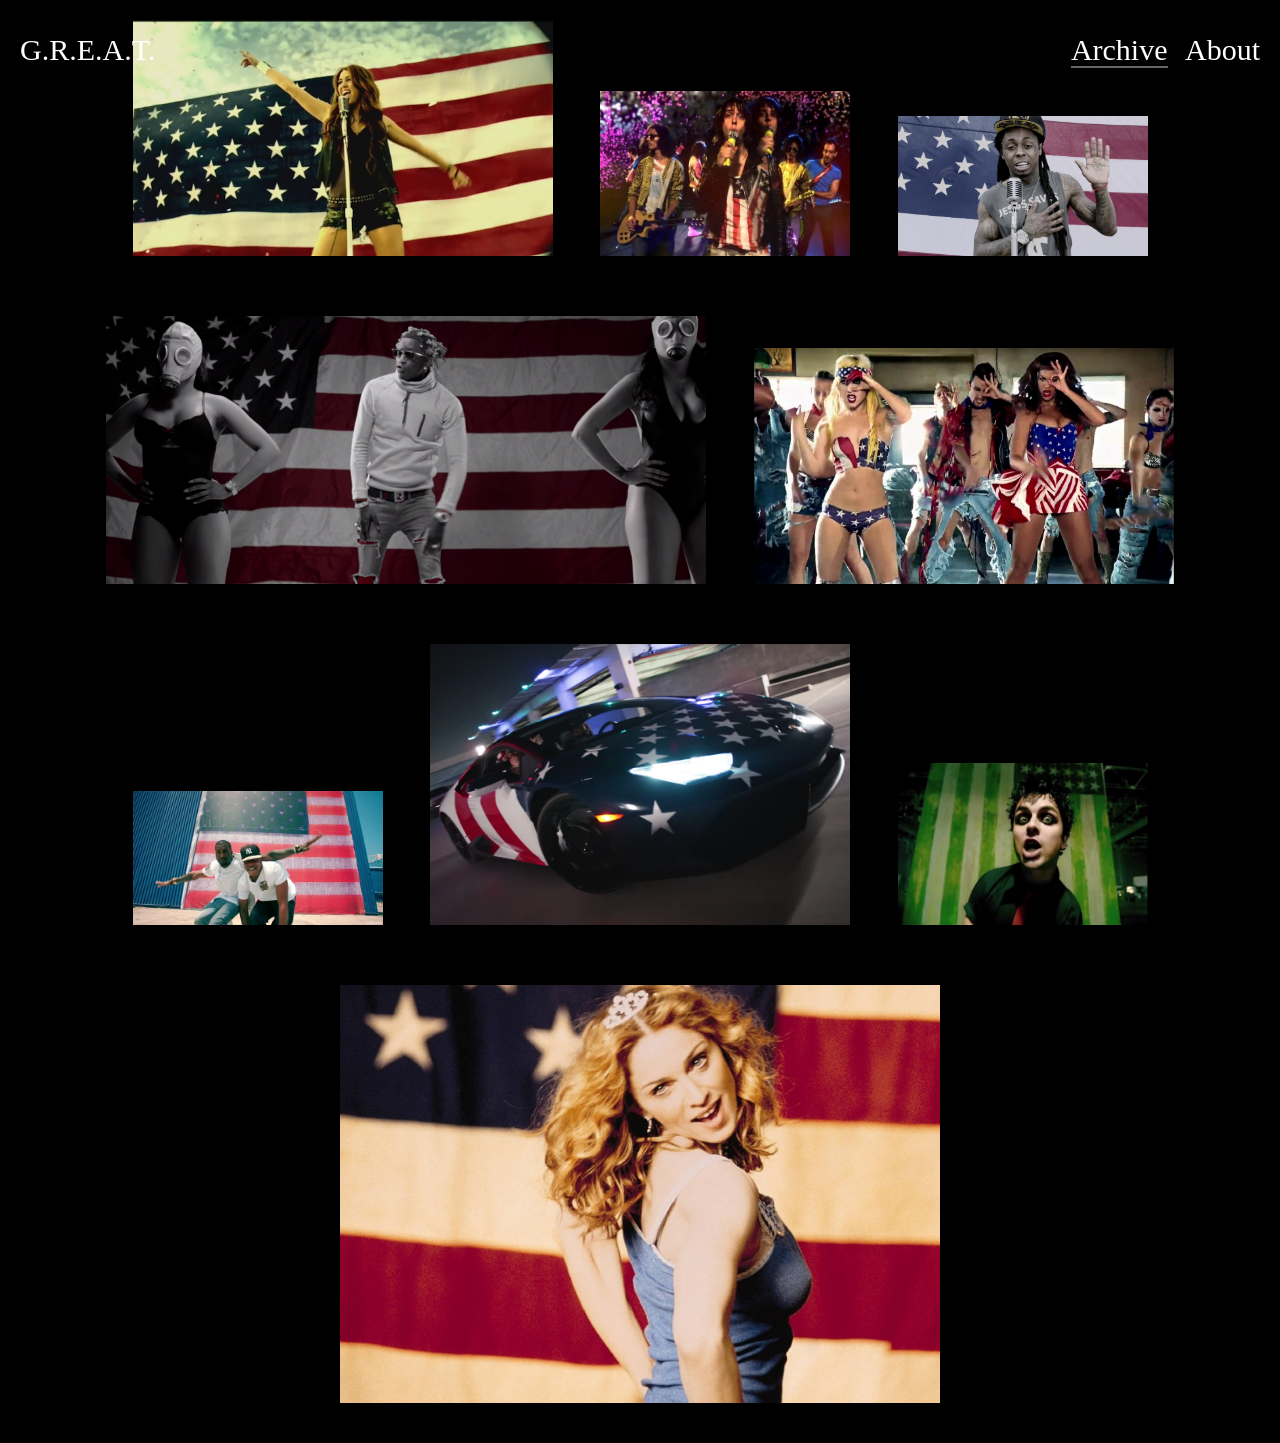
<file: ARCHIVE 2/index.html>
<!DOCTYPE html>
<html>
    <head> 
        <meta name ="viewport" content="width=device-width, initial-scale=1">
        <title>G.R.E.A.T.</title>
        <link rel="stylesheet" href="reset.css">
        <link rel="stylesheet" href="style.css">
    </head>
     <body>
         
         <header>
            <h1>G.R.E.A.T.</h1>
             <nav>
             <a href="" class="selected">Archive</a>
             <a href="">About</a>
             </nav>
         </header>
         
         <section>
             
             <div class="large">
                 <img src="music.png">
                 <h2>Miley Cyrus—Party in the USA</h2>
             </div>
             
             <div class="small">
                 <img src="music2.jpg">
                 <h2>The Strokes—Taken for a Fool</h2>
             </div>
             
             <div class ="small">
                 <img src="music3.jpg">
                 <h2>Lil Wayne—God Bless America</h2>
             </div>
             
             <div class="extralarge">
                 <img src="music4.jpg">
                 <h2>Young Thug</h2>
             </div>
             
             <div class="large">
                 <img src="music5.jpg">
                 <h2>Beyoncé ft. Lady Gaga</h2>
             </div>
             
             <div class="small">
                 <img src="music6.jpg">
                 <h2>Kanye West ft. Jay-Z</h2>
             </div>
             
             <div class="large">
                 <img src="music7.jpg">
                 <h2>Rae Sremmurd</h2>
             </div>
             
             <div class="small">
                 <img src="music8.jpg">
                 <h2>Green Day-American Idiot</h2>
             </div>
             
             <div class="extralarge">
                 <img src="music9.jpg">
                 <h2>Madonna-American Pie</h2>
             </div>
             
         </section>
       
    </body>
</html>
</file>
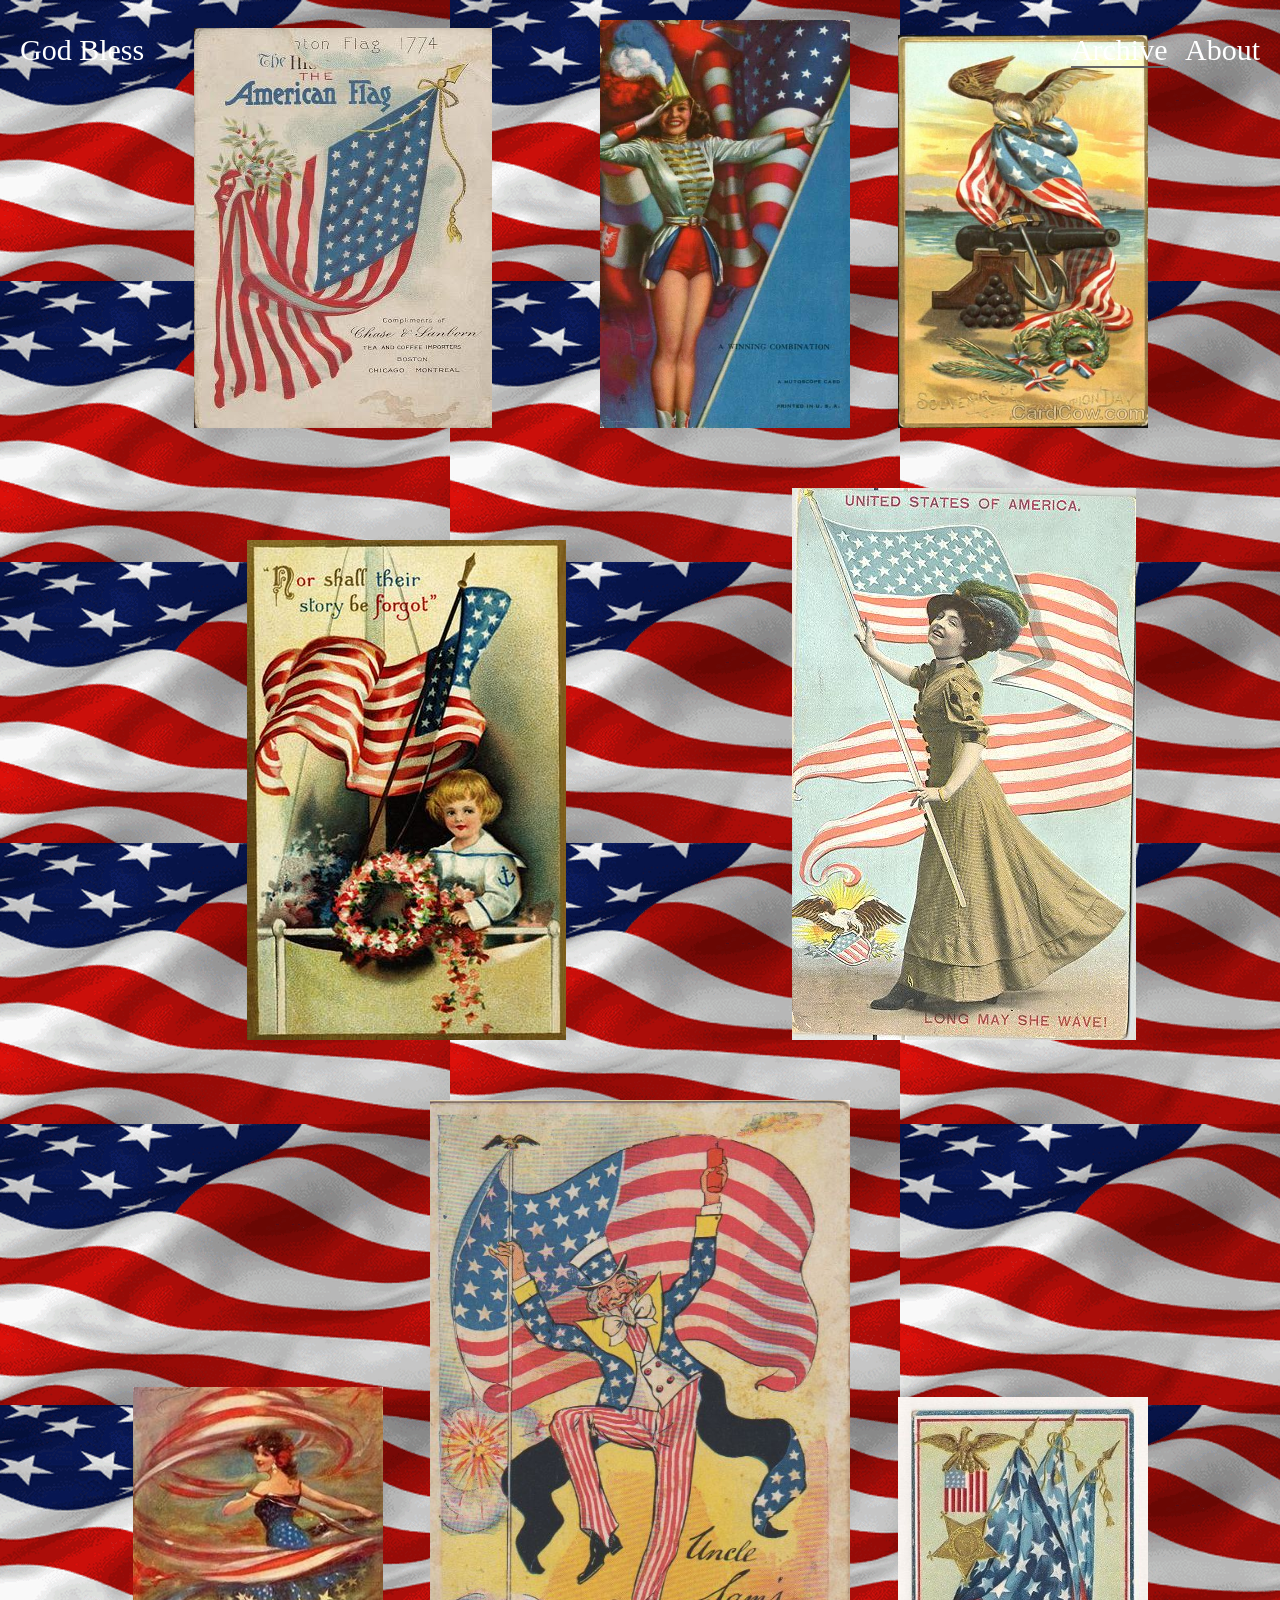
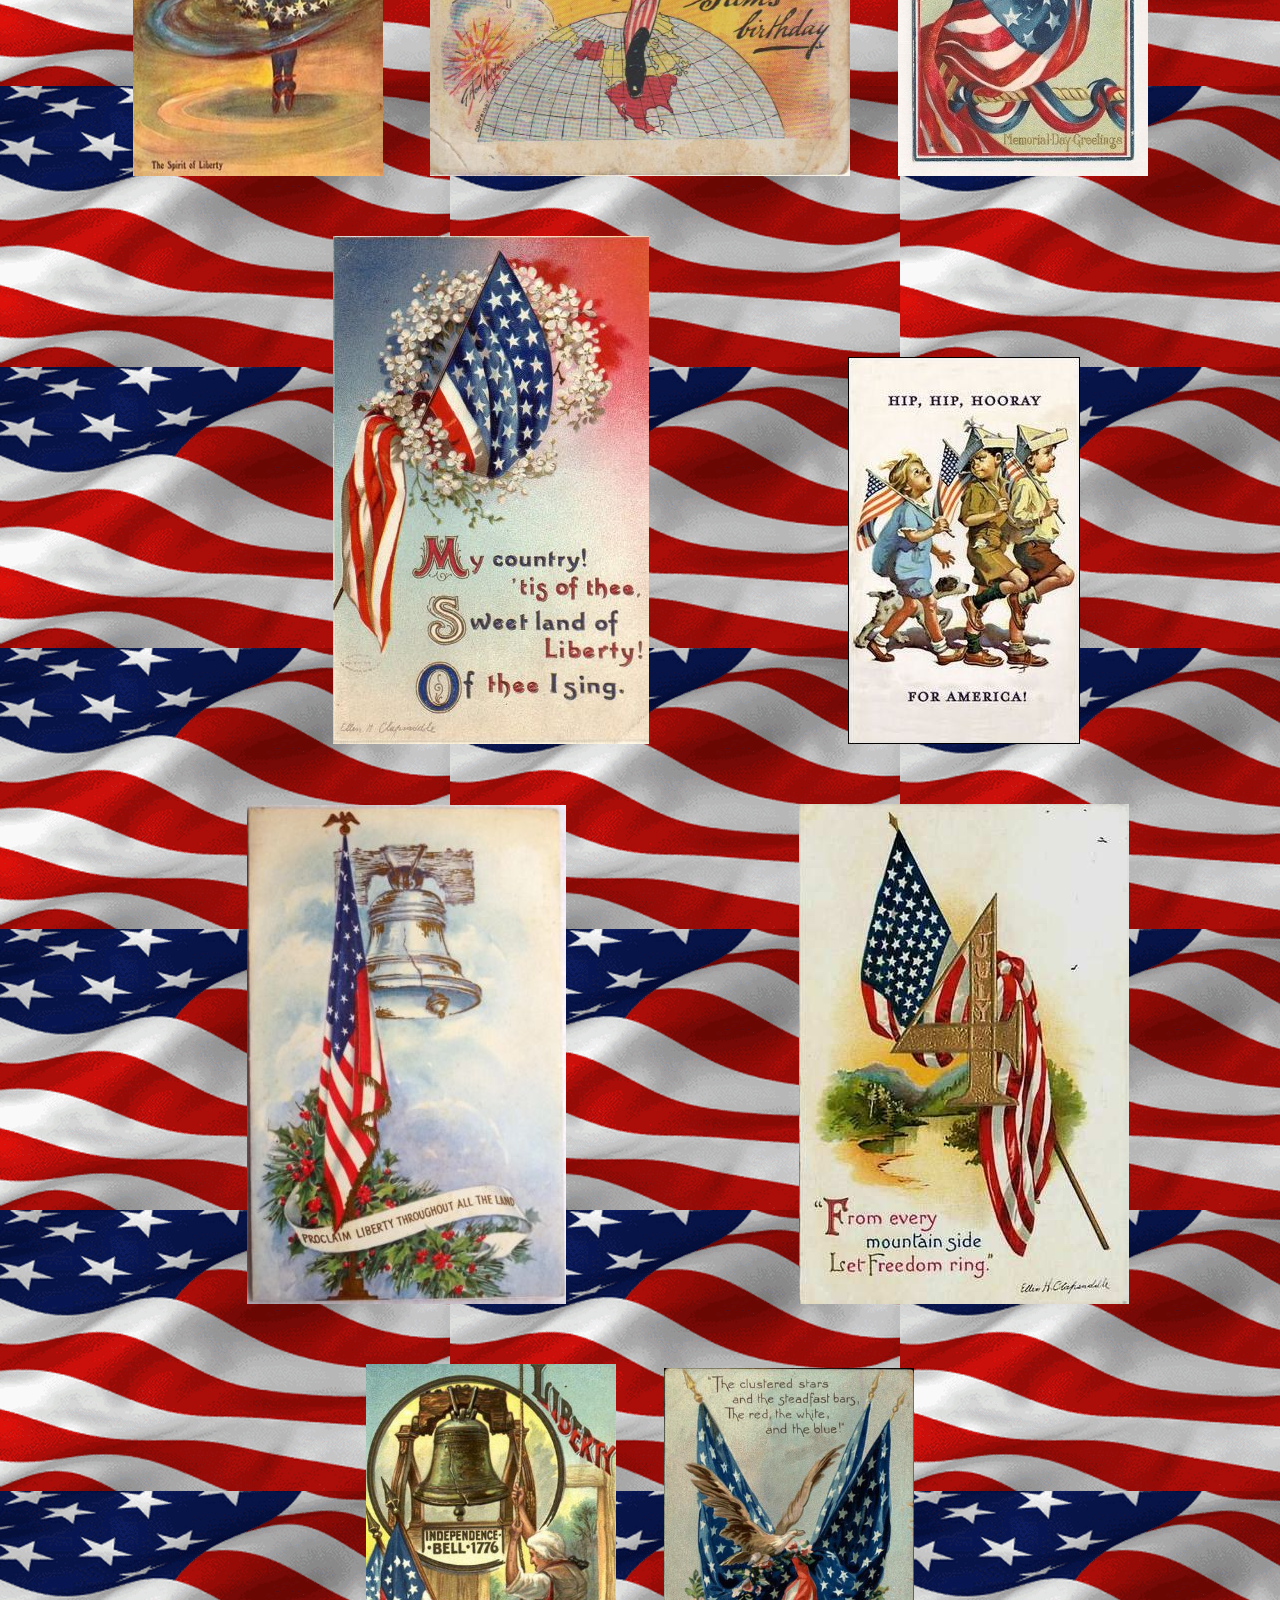
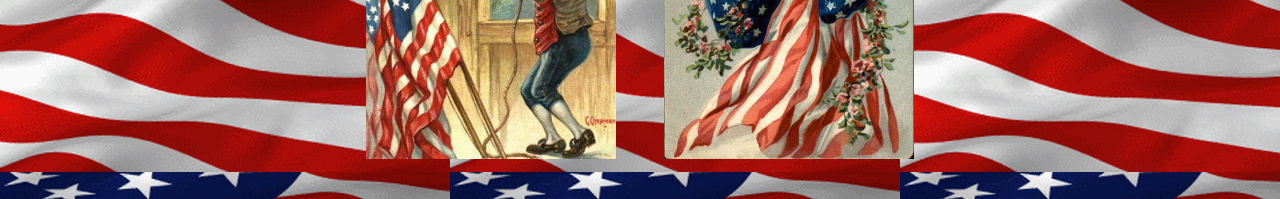
<file: ARCHIVE/index.html>
<!DOCTYPE html>
<html>
    <head> 
        <meta name ="viewport" content="width=device-width, initial-scale=1">
        <title>GOD BLESS</title>
        <link rel="stylesheet" href="reset.css">
        <link rel="stylesheet" href="style.css">
    </head>
     <body>
         
         <header>
            <h1>God Bless</h1>
             <nav>
             <a href="" class="selected">Archive</a>
             <a href="">About</a>
             </nav>
         </header>
         
         <section>
             
             <div class="large">
                 <img src="1.jpg">
                 <h2>text</h2>
             </div>
             
             <div class="small">
                 <img src="2.jpg">
                 <h2>POSTCARD</h2>
             </div>
             
             <div class ="small">
                 <img src="3.jpg">
                 <h2>text</h2>
             </div>
             
             <div class="extralarge">
                 <img src="4.jpg">
                 <h2>text</h2>
             </div>
             
             <div class="large">
                 <img src="5.jpg">
                 <h2>text</h2>
             </div>
             
             <div class="small">
                 <img src="6.jpg">
                 <h2>text</h2>
             </div>
             
             <div class="large">
                 <img src="7.jpg">
                 <h2>postcard</h2>
             </div>
             
             <div class="small">
                 <img src="8.jpg">
                 <h2>text</h2>
             </div>
             
             <div class="extralarge">
                 <img src="9.jpg">
                 <h2>text</h2>
             </div>
             
             <div class="small">
                 <img src="10.jpg">
                 <h2>text</h2>
             </div>
             
             <div class="extralarge">
                 <img src="11.jpg">
                 <h2>text</h2>
             </div>
             
             <div class="large">
                 <img src="12.jpg">
                 <h2>text</h2>
             </div>
             
             <div class="small">
                 <img src="13.jpg">
                 <h2>text</h2>
             </div>
             
             <div class="small">
                 <img src="14.jpg">
                 <h2>text</h2>
             </div>
             
         </section>
       
    </body>
</html>
</file>
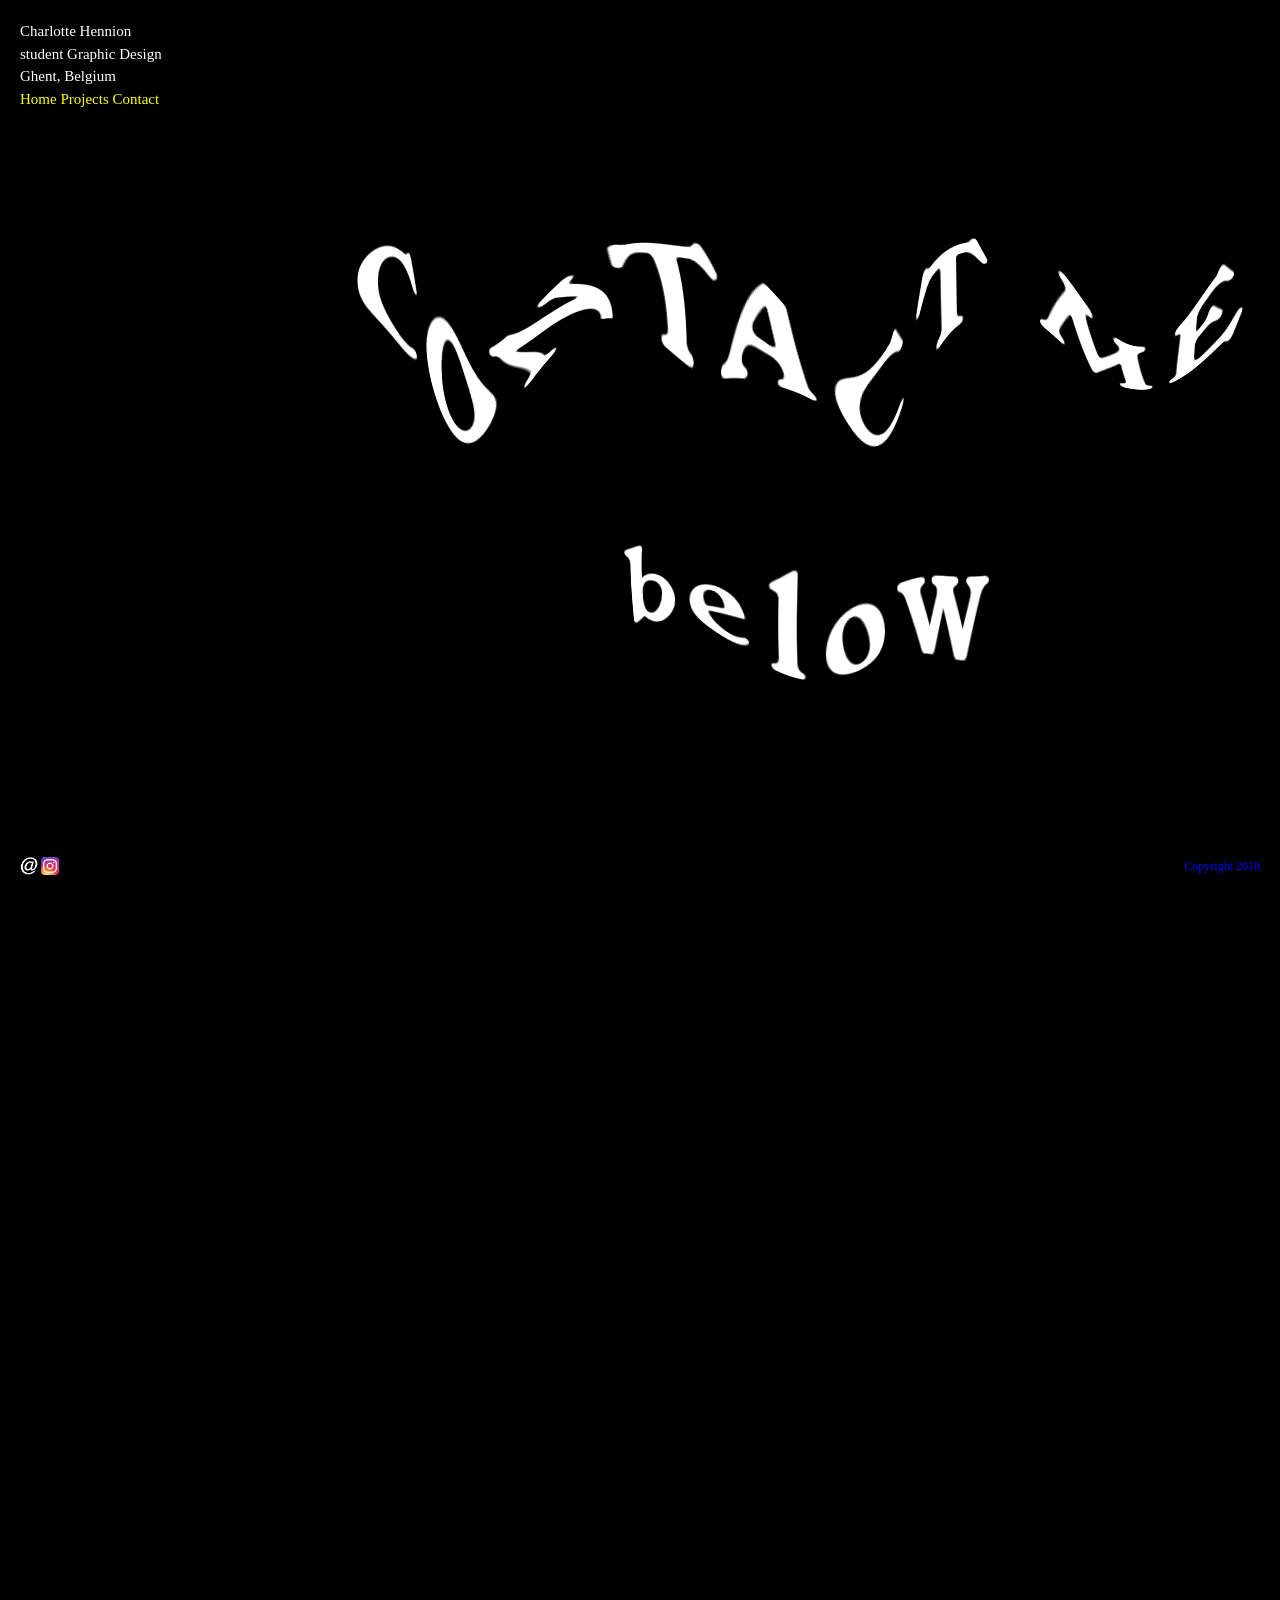
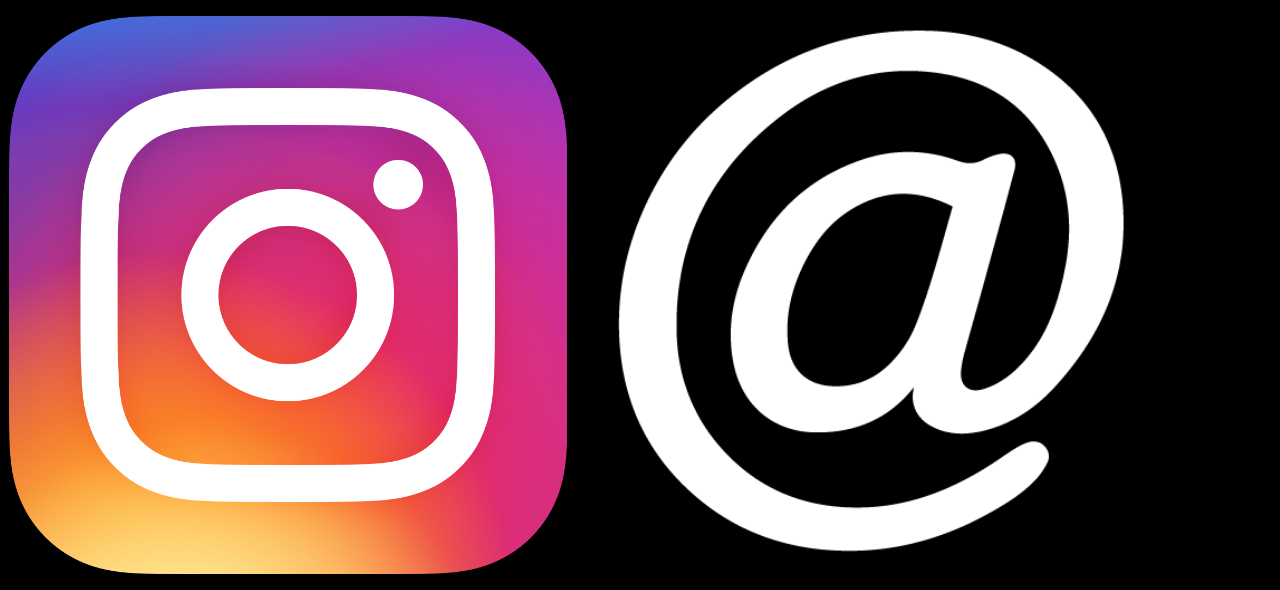
<file: contact/index.html>
<!DOCTYPE html>
<html>
    <head> 
        <meta name ="viewport" content="width=device-width, initial-scale=1">
        <title>Charlotte Hennion</title>
        <link rel="stylesheet" href="reset.css">
        <link rel="stylesheet" href="style.css">
        
        <!-- Global site tag (gtag.js) - Google Analytics -->
        <script async src="https://www.googletagmanager.com/gtag/js?id=UA-133767472-1"></script>
        
        <script>
        window.dataLayer = window.dataLayer || [];
        function gtag(){dataLayer.push(arguments);}
        gtag('js', new Date());
        gtag('config', 'UA-133767472-1');
        </script>
    </head>
     <body>
         
         <header>
            <h1>Charlotte Hennion</h1>
            <h2>student Graphic Design </h2>
             <h3>Ghent, Belgium </h3>
             
             <nav>
             <a href="" class="selected">Home</a>
             <a href="">Projects</a>
             <a href="">Contact</a>
             </nav>
         </header>
             
             <div>
                <img src="CONTACT%20ME.jpg">     
            </div>
         
             <div class="contact">
                <img src="Instagram_icon.png">
                <img src="at.png">
             </div>
         
         
    <footer>
         <p>Copyright 2018</p> 
         <img src="at.png">
         <img src="Instagram_icon.png">
         </footer>     
    </body>
</html>
</file>
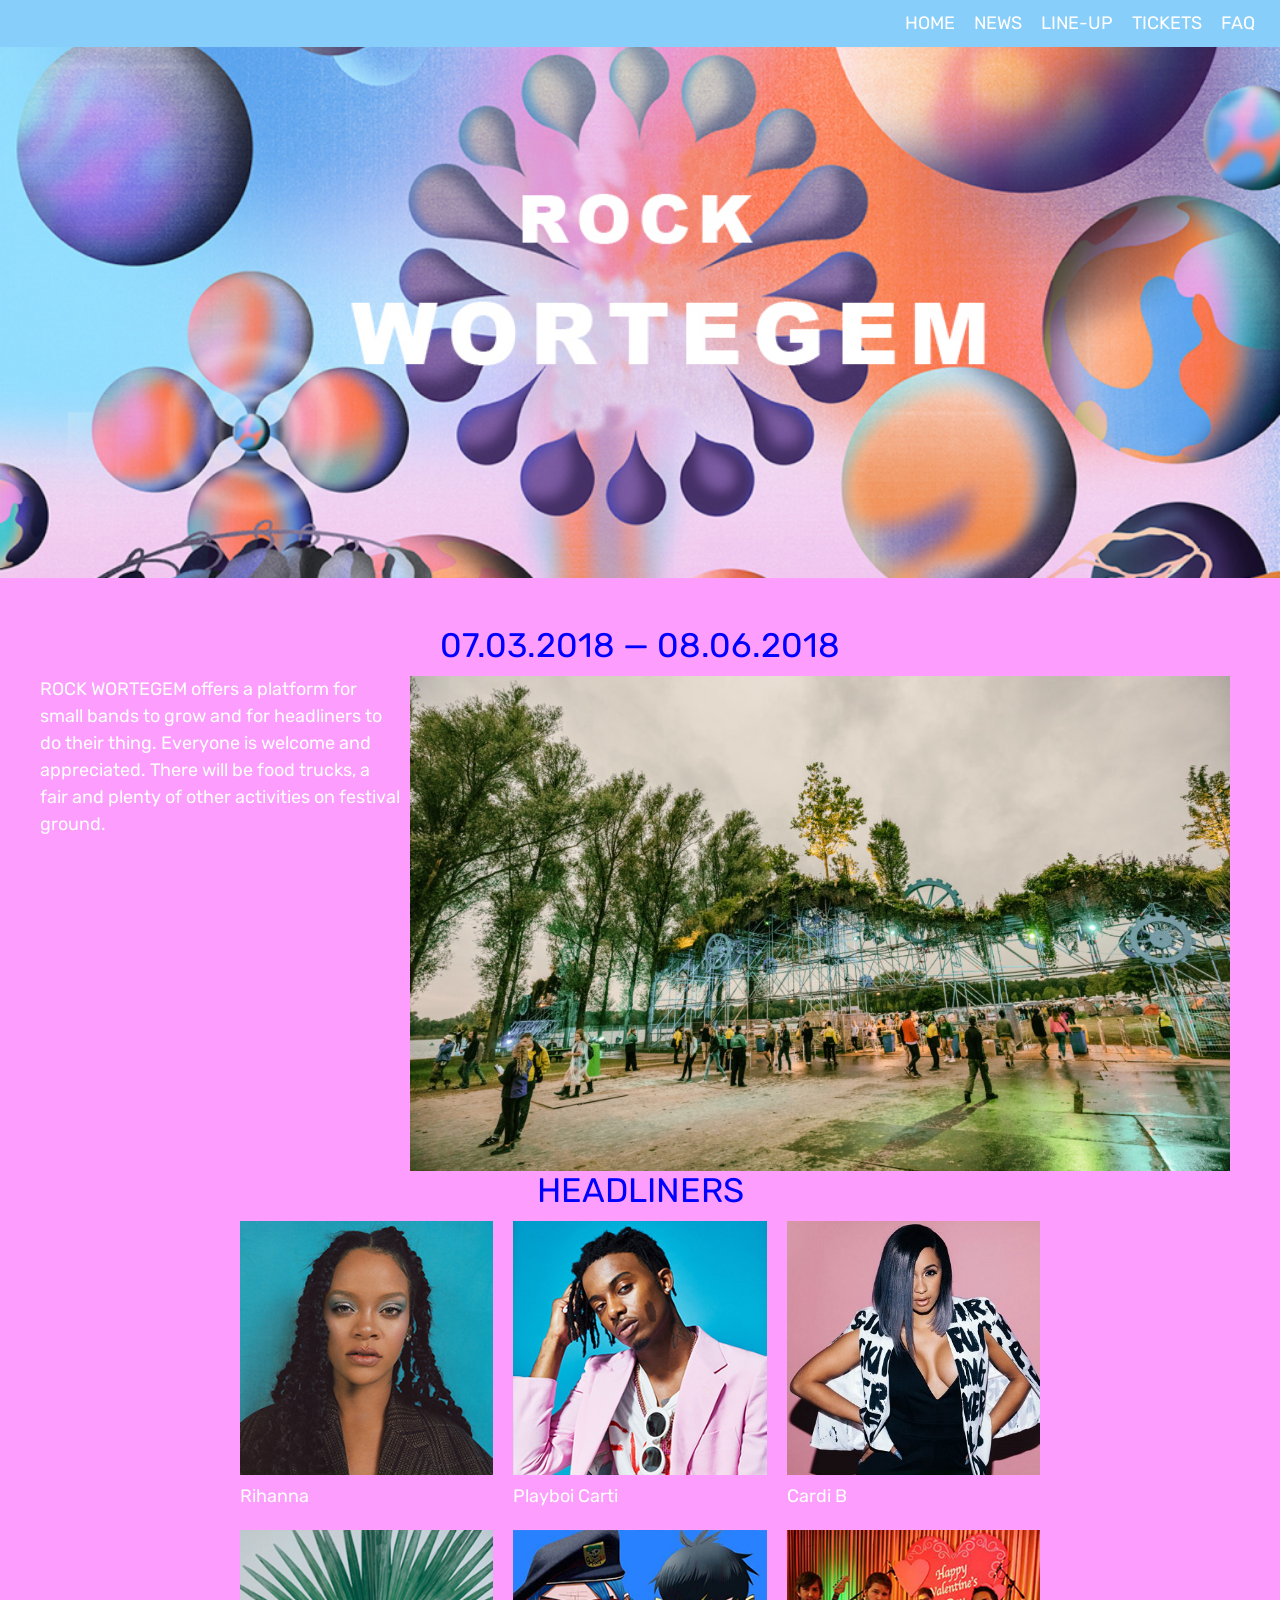
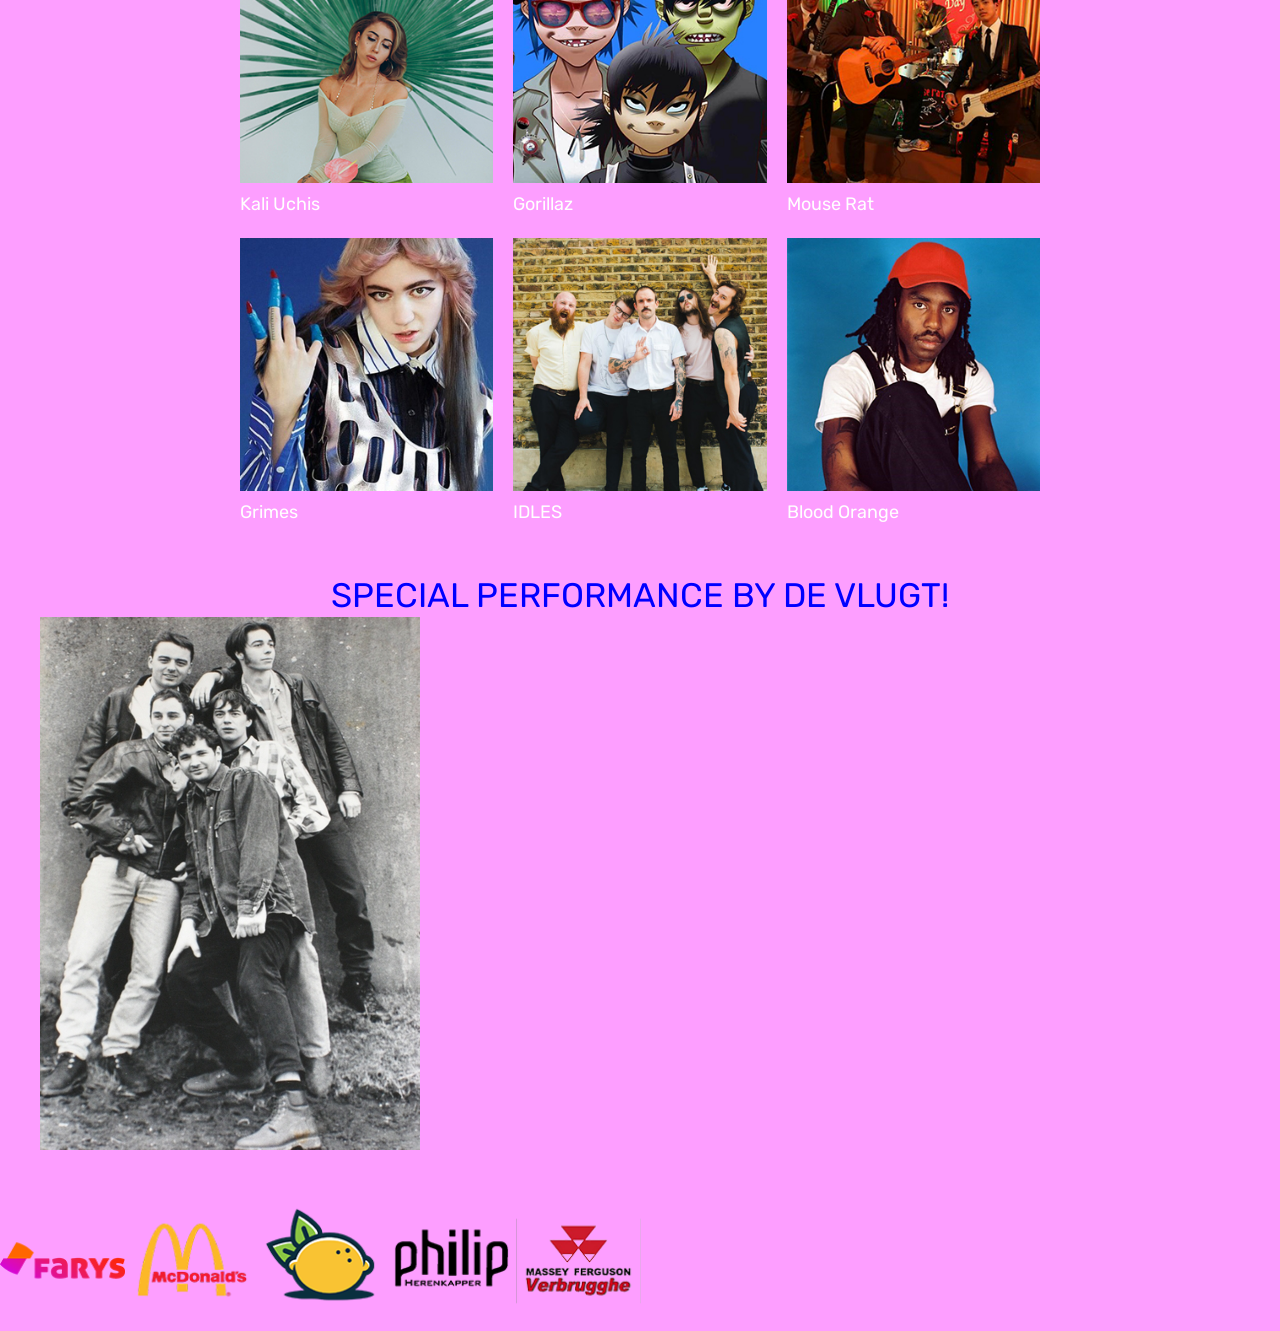
<file: festival/index.html>
<!DOCTYPE html>
<html>
<head>
        <title>Rock Wortegem</title>
        <link rel="stylesheet" href="reset.css">
        <link rel="stylesheet" href="style.css">
</head>
    <body>
        <header>
        <nav>
            <a href="">HOME</a>
            <a href="">NEWS</a>
            <a href="">LINE-UP</a>
            <a href="">TICKETS</a>
            <a href="">FAQ</a>
        </nav>
             <img src="rock%20wortegem.jpg">
        </header>
        
               <section class="intro">
        <h1> 07.03.2018 — 08.06.2018
            </h1>
        <p> 
            <img src="festival1.jpg">
            ROCK WORTEGEM offers a platform for small bands to grow and for headliners to do their thing. Everyone is welcome and appreciated. There will be food trucks, a fair and plenty of other activities on festival ground. 
           </p>
        </section>
           
        <section class="artists">
            <h1>HEADLINERS</h1>
            
            <div>
                <img src="rihanna.jpg">
                <p>Rihanna</p>      
            </div>
            
             <div>
                <img src="carti.jpg">
                <p>Playboi Carti </p>      
            </div>
            
             <div>
                <img src="cardi%20b.jpg">
                <p>Cardi B</p>      
            </div>
            
             <div>
                <img src="kali.jpg">
                <p>Kali Uchis</p>      
            </div>
            
             <div>
                <img src="gorillazz.jpg">
                <p>Gorillaz</p>      
            </div>
            
             <div>
                <img src="mouserat2.jpg">
                <p>Mouse Rat</p>      
            </div>
            
            <div>
                <img src="grimes2.jpg">
                <p>Grimes</p>     
            </div>
            
             <div>
                <img src="idles2.jpg">
                <p>IDLES</p>      
            </div>
            
             <div>
                <img src="bloodorange.jpg">
                <p>Blood Orange</p>      
            </div>
        </section>
        
     <section class="features">
         <h1> SPECIAL PERFORMANCE BY DE VLUGT! </h1>
          <img src="de_vlugt.jpg">
        </section>
        
        
    <footer>
        <img src="farys2.png">
        <img src="mcdo.png">
        <img src="wortegem.png">
        <img src="philip.png">
        <img src="massey.png">
        </footer>
        
    </body>
    
</html>
</file>
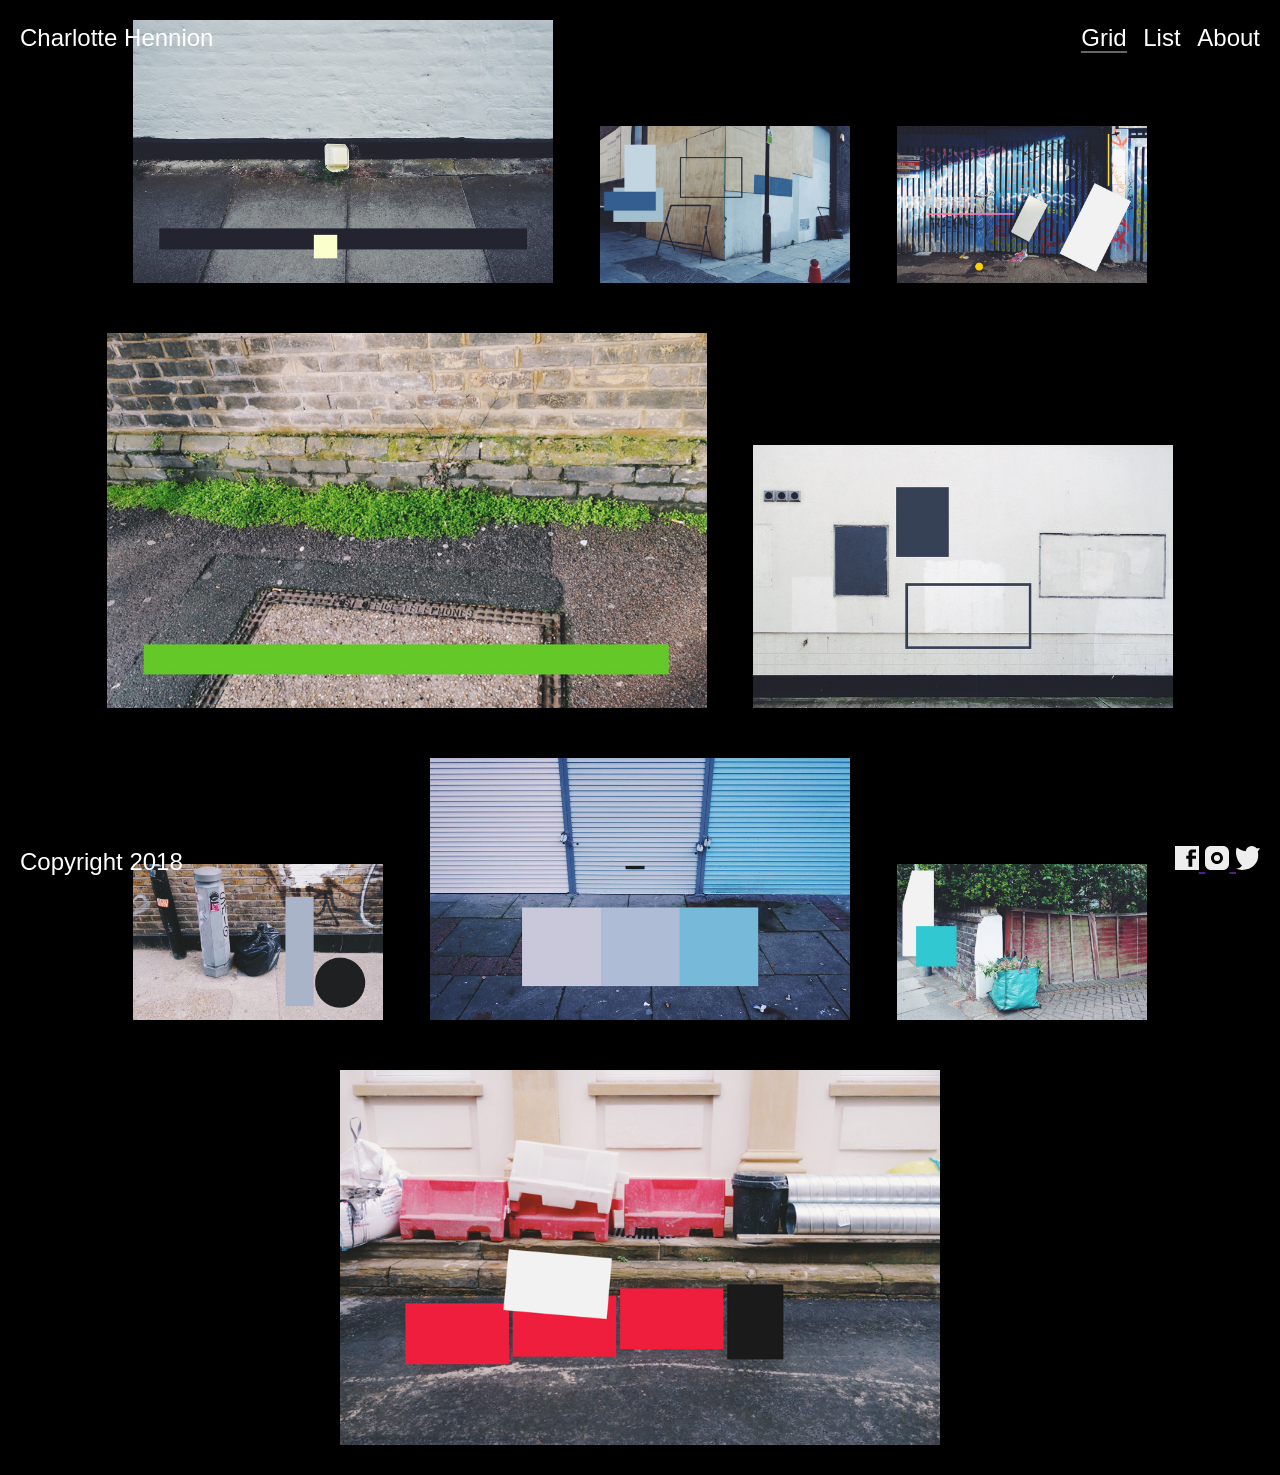
<file: p4/index.html>
<!DOCTYPE html>
<html>
    <head> 
        <meta name ="viewport" content="width=device-width, initial-scale=1">
        <title>Furneauxs</title>
        <link rel="stylesheet" href="reset.css">
        <link rel="stylesheet" href="style.css">
    </head>
     <body>
         
         <header>
            <h1>Charlotte Hennion</h1>
             <nav>
             <a href="" class="selected">Grid</a>
             <a href="">List</a>
             <a href="">About</a>
             </nav>
         </header>
         
         <section>
             
             <div class="large">
                 <img src="image_1.jpg">
                 <h2>Desk Flowers</h2>
             </div>
             
             <div class="small">
                 <img src="image_2.jpg">
                 <h2>Desk Flowers</h2>
             </div>
             
             <div class ="small">
                 <img src="image_3.jpg">
                 <h2>Desk Flowers</h2>
             </div>
             
             <div class="extralarge">
                 <img src="image_4.jpg">
                 <h2>Desk Flowers</h2>
             </div>
             
             <div class="large">
                 <img src="image_5.jpg">
                 <h2>Desk Flowers</h2>
             </div>
             
             <div class="small">
                 <img src="image_6.jpg">
                 <h2>Desk Flowers</h2>
             </div>
             
             <div class="large">
                 <img src="image_7.jpg">
                 <h2>Desk Flowers</h2>
             </div>
             
             <div class="small">
                 <img src="image_8.jpg">
                 <h2>Desk Flowers</h2>
             </div>
             
             <div class="extralarge">
                 <img src="image_9.jpg">
                 <h2>Desk Flowers</h2>
             </div>
             
         </section>
         
         
    <footer>
         <p>Copyright 2018</p> 
        <nav>
            <a href="">
                <img src="icon-facebook.svg">
            </a>  
            <a href="">
                <img src="icon-instagram.svg">
            </a>   
            <a href="">
                <img src="icon-twitter.svg">
            </a>  
        </nav>
         </footer>     
    </body>
</html>
</file>
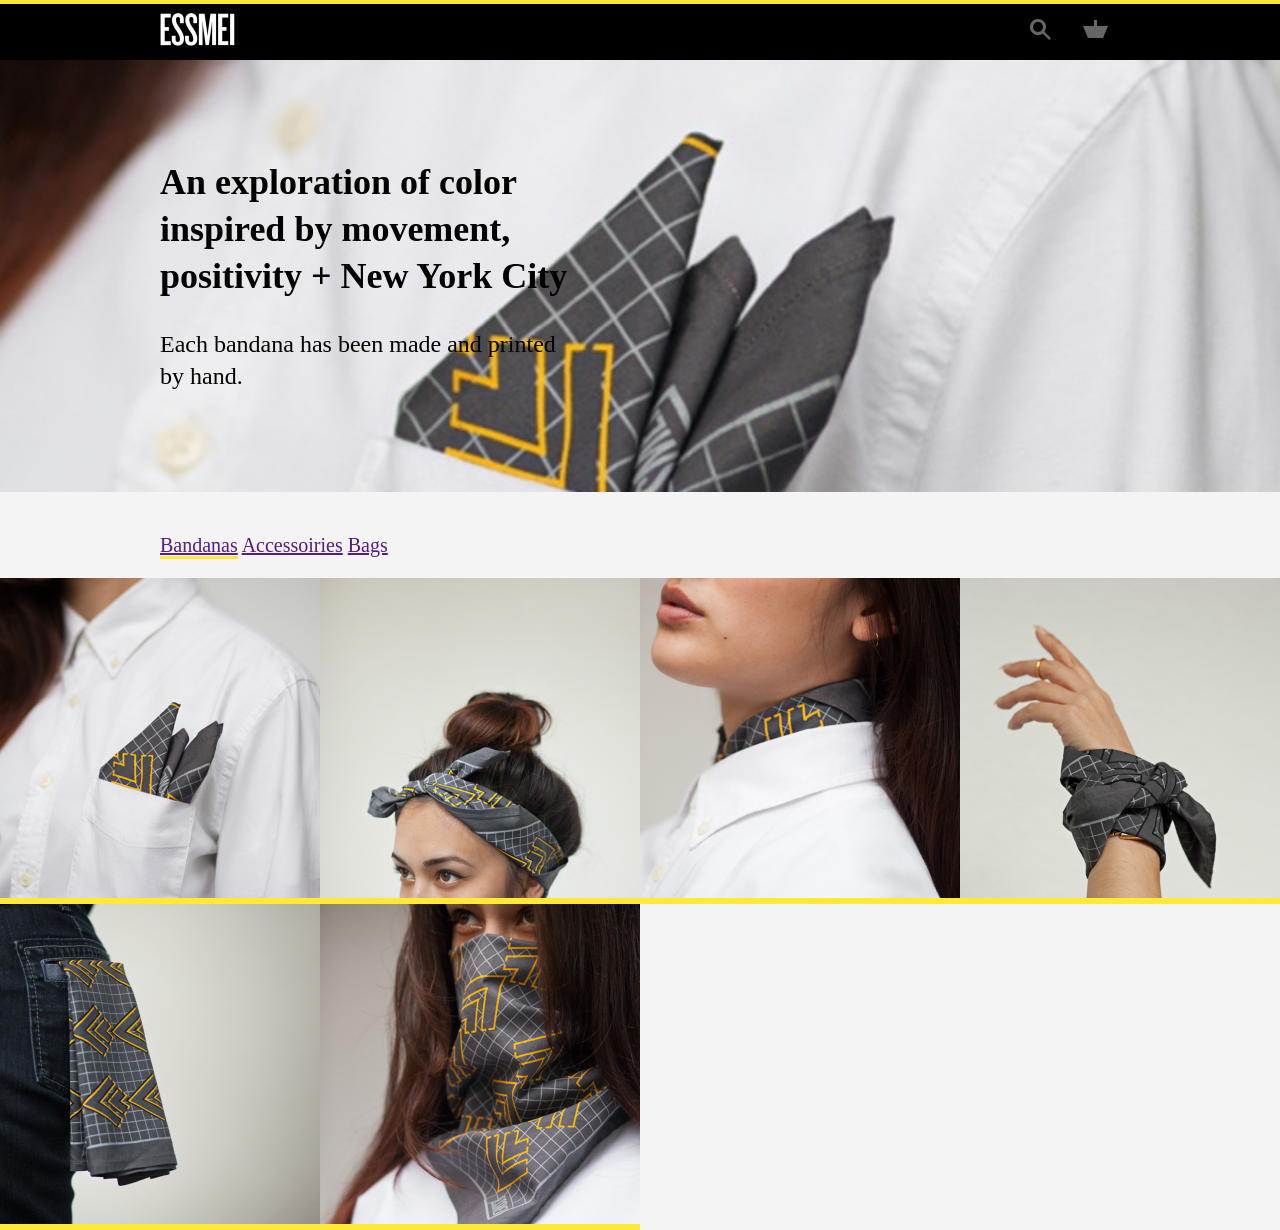
<file: p5/index.html>
<!DOCTYPE html>
<html>
    <head> 
        <meta name ="viewport" content="width=device-width, initial-scale=1">
        <title>ESSMEI</title>
        <link rel="stylesheet" href="reset.css">
        <link rel="stylesheet" href="style.css">
    </head>
     <body>
         
         <header>
             <div class="wrap">
                 <h1><img src="logo.png"></h1>
                 
                     <nav>
                        <a href=""><img src="search-icon.svg"></a>
                        <a href=""><img src="basket-icon.svg"></a>
                    </nav>
             </div>
         </header>
         
         <section class="hero">
         <div class="wrap">
                <h2> An exploration of color inspired by movement, positivity + New York City</h2>
                <h3>Each bandana has been made and printed by hand.</h3>
             </div>
         </section>
         
         <section class="products">
            <div class="wrap">
                <nav> 
                    <a href=""
                    class="selected">Bandanas</a>
                    <a href="">Accessoiries</a>
                    <a href="">Bags</a>
                </nav>
             </div>
             
             <div class="product">
                <img src="image_1.jpg">
                 <h4>Product Name</h4>
                 <p>$100</p>
             </div>
             
             <div class="product">
                <img src="image_2.jpg">
                 <h4>Product Name</h4>
                 <p>$100</p>
             </div>
             
             <div class="product">
                <img src="image_3.jpg">
                 <h4>Product Name</h4>
                 <p>$100</p>
             </div>
             
             <div class="product">
                <img src="image_4.jpg">
                 <h4>Product Name</h4>
                 <p>$100</p>
             </div>
             
             <div class="product">
                <img src="image_5.jpg">
                 <h4>Product Name</h4>
                 <p>$100</p>
             </div>
             
             <div class="product">
                <img src="image_6.jpg">
                 <h4>Product Name</h4>
                 <p>$100</p>
             </div>
             
         </section>
        
    </body>
</html>
</file>
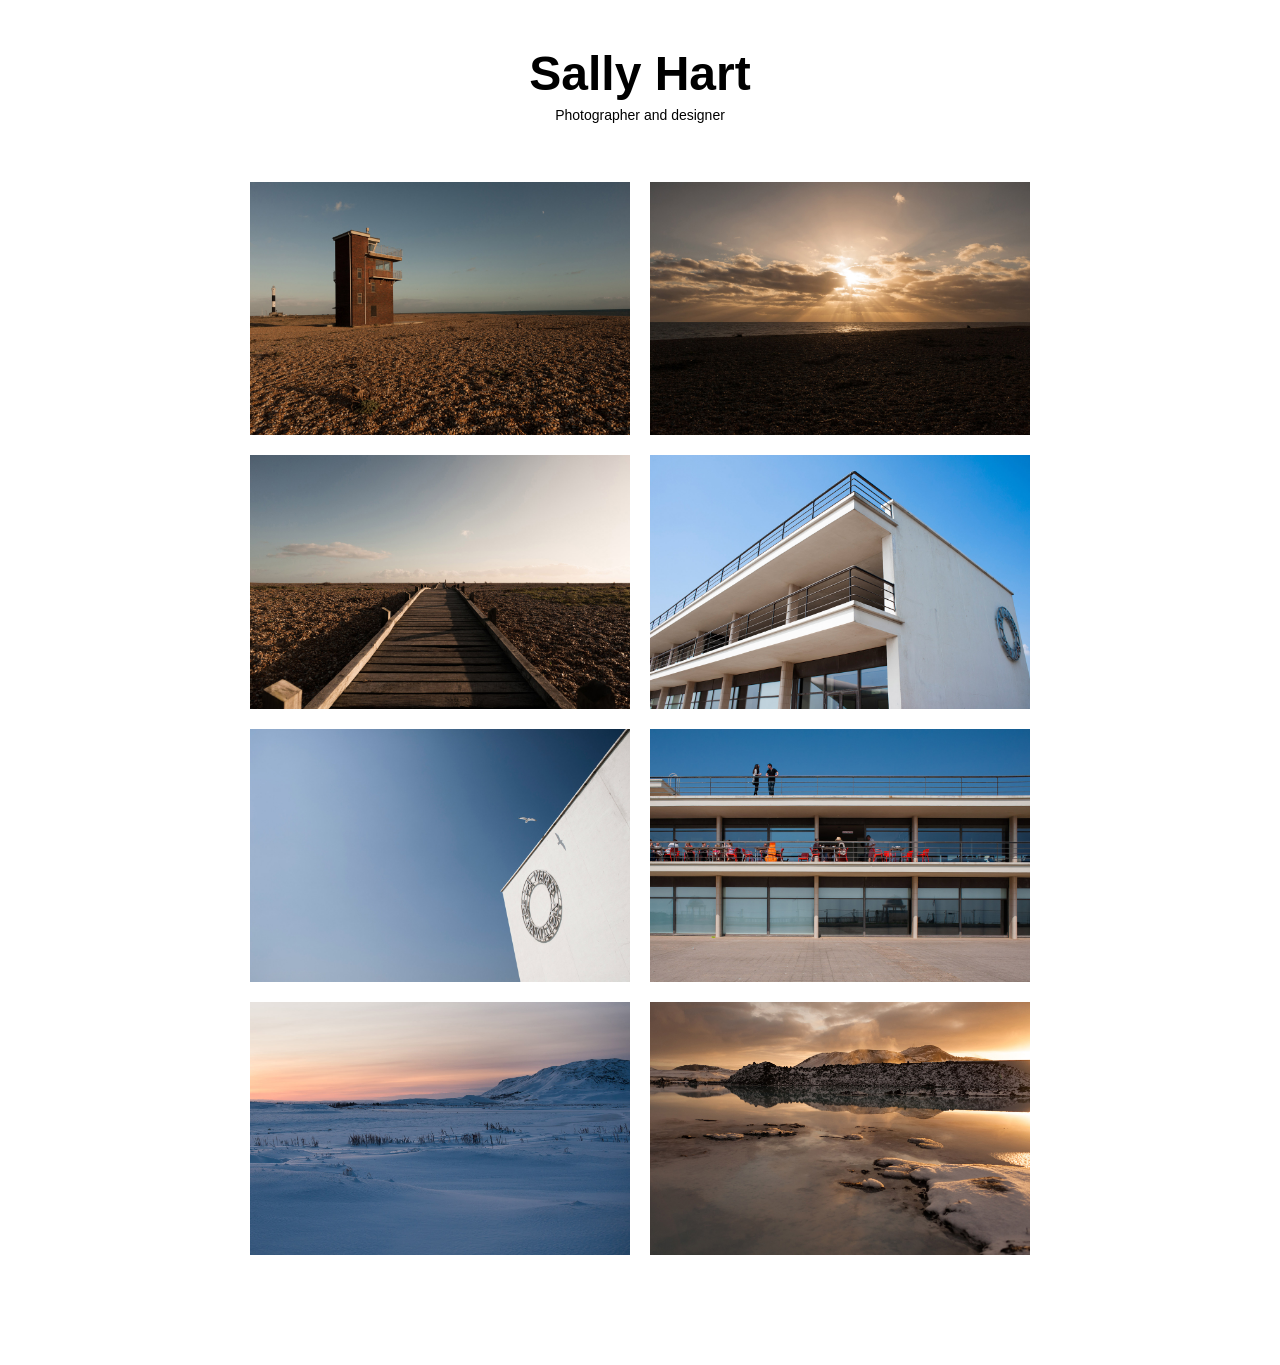
<file: p7/index.html>
<!DOCTYPE html>
<html>
    <head>
        <!-- Remember this is where we store invisible information and link stylesheets -->
        <meta charset="utf-8">
        <meta content="IE=edge" http-equiv="X-UA-Compatible">
        <meta content="width=device-width, initial-scale=1" name="viewport">
        <title>Lightbox</title>
        <link href="_base.css" rel="stylesheet">
        <link href="style.css" rel="stylesheet">
    </head>
    <body>
        <header>
            <h1>Sally Hart</h1>
            <h2>Photographer and designer</h2>
        </header>
        
        <article>
            <a href="sally_1.jpg">
                <img src="sally_1.jpg">
            </a>
            
            <a href="sally_2.jpg">
                <img src="sally_2.jpg">
            </a>
            
            <a href="sally_3.jpg">
                <img src="sally_3.jpg">
            </a>
            
            <a href="sally_4.jpg">
                <img src="sally_4.jpg">
            </a>
            
            <a href="sally_5.jpg">
                <img src="sally_5.jpg">
            </a>
            
            <a href="sally_6.jpg">
                <img src="sally_6.jpg">
            </a>
            
            <a href="sally_7.jpg">
                <img src="sally_7.jpg">
            </a>
            
            <a href="sally_8.jpg">
                <img src="sally_8.jpg">
            </a>
            
        </article>
        
        <div class="modal">
            <div class="modal-background"></div>
            <div class="modal-close">Close</div>
            <div class="modal-content"></div>
        </div>
        
        <script src="jquery.js"></script>
        <script src="lightbox.js"></script>
    </body>
</html>
</file>
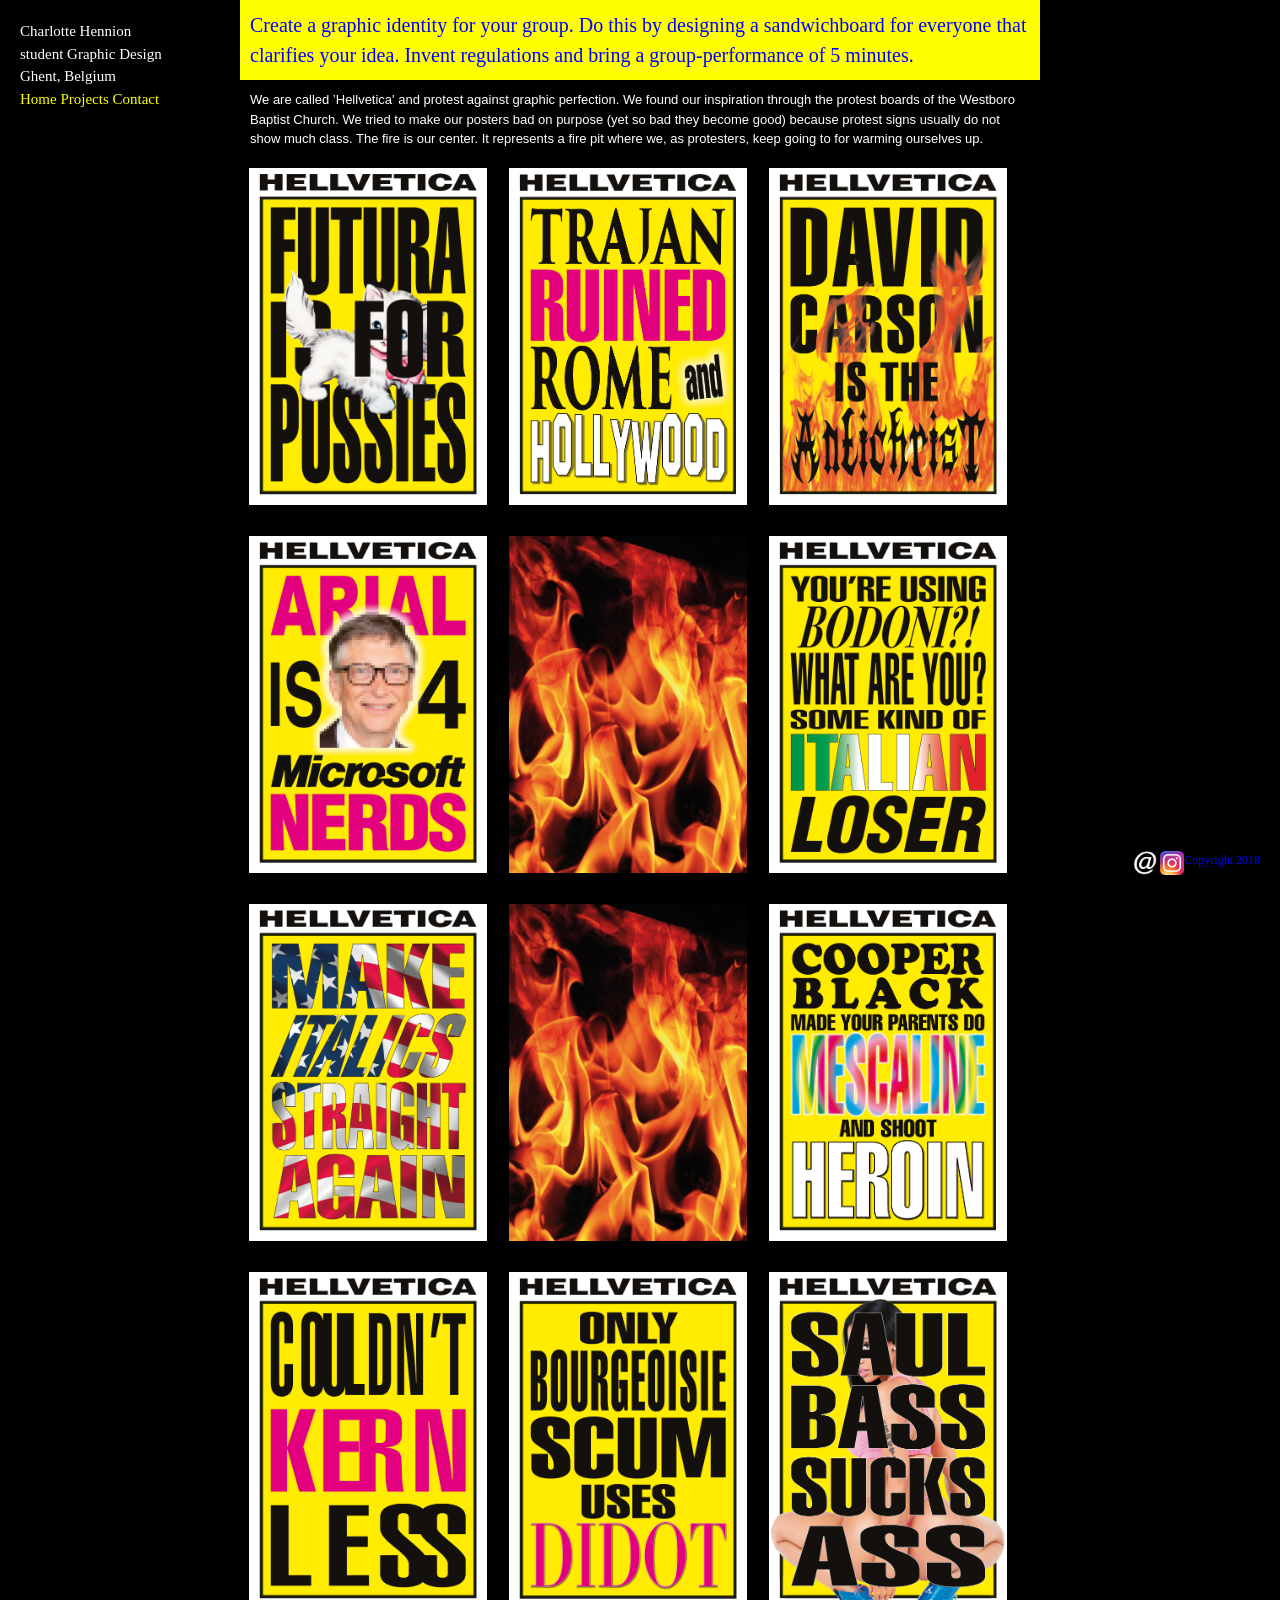
<file: portfolio — project page/index.html>
<!DOCTYPE html>
<html>
    <head> 
        <meta name ="viewport" content="width=device-width, initial-scale=1">
        <title>Charlotte Hennion</title>
        <link rel="stylesheet" href="reset.css">
        <link rel="stylesheet" href="style.css">
        
        <!-- Global site tag (gtag.js) - Google Analytics -->
        <script async src="https://www.googletagmanager.com/gtag/js?id=UA-133767472-1"></script>
        
        <script>
        window.dataLayer = window.dataLayer || [];
        function gtag(){dataLayer.push(arguments);}
        gtag('js', new Date());
        gtag('config', 'UA-133767472-1');
        </script>
    </head>
     <body>
         
         <header>
            <h1>Charlotte Hennion</h1>
            <h2>student Graphic Design </h2>
             <h3>Ghent, Belgium </h3>
             
             <nav>
             <a href="" class="selected">Home</a>
             <a href="">Projects</a>
             <a href="">Contact</a>
             </nav>
         </header>
         
          <section class="hellvetica">
              <p>Create a graphic identity for your group. Do this by designing a sandwichboard for everyone that clarifies your idea. Invent regulations and bring a group-performance of 5 minutes.</p>
              <h1>We are called ’Hellvetica' and protest against graphic perfection. We found our inspiration through the protest boards of the Westboro Baptist Church. We tried to make our posters bad on purpose (yet so bad they become good) because protest signs usually do not show much class. The fire is our center. It represents a fire pit where we, as protesters, keep going to for warming ourselves up. </h1>   
             <div>
                <img src="p6b.png">     
            </div>
             
              <div>
                <img src="p6c.png">     
            </div>
             
              <div>
                <img src="p6d.png">     
            </div>
             
              <div>
                <img src="p6e.png">     
            </div>
             
             <div>
                <img src="p6g.png">     
            </div>
             
              <div>
                <img src="p6f.png">     
            </div>
             
              <div>
                <img src="p6h.png">     
            </div>
             
              <div>
                <img src="p6g.png">     
            </div>
             
             <div>
                <img src="p6k.png">     
            </div>
             
             <div>
                <img src="p6l.png">     
            </div>
             
             <div>
                <img src="p6m.png">     
            </div>
             
               <div>
                <img src="p6j.png">     
            </div>
             
         </section>
         
    <footer>
         <p>Copyright 2018<p> 
         <img src="at.png">
         <img src="Instagram_icon.png">
         </footer>     
    </body>
</html>
</file>
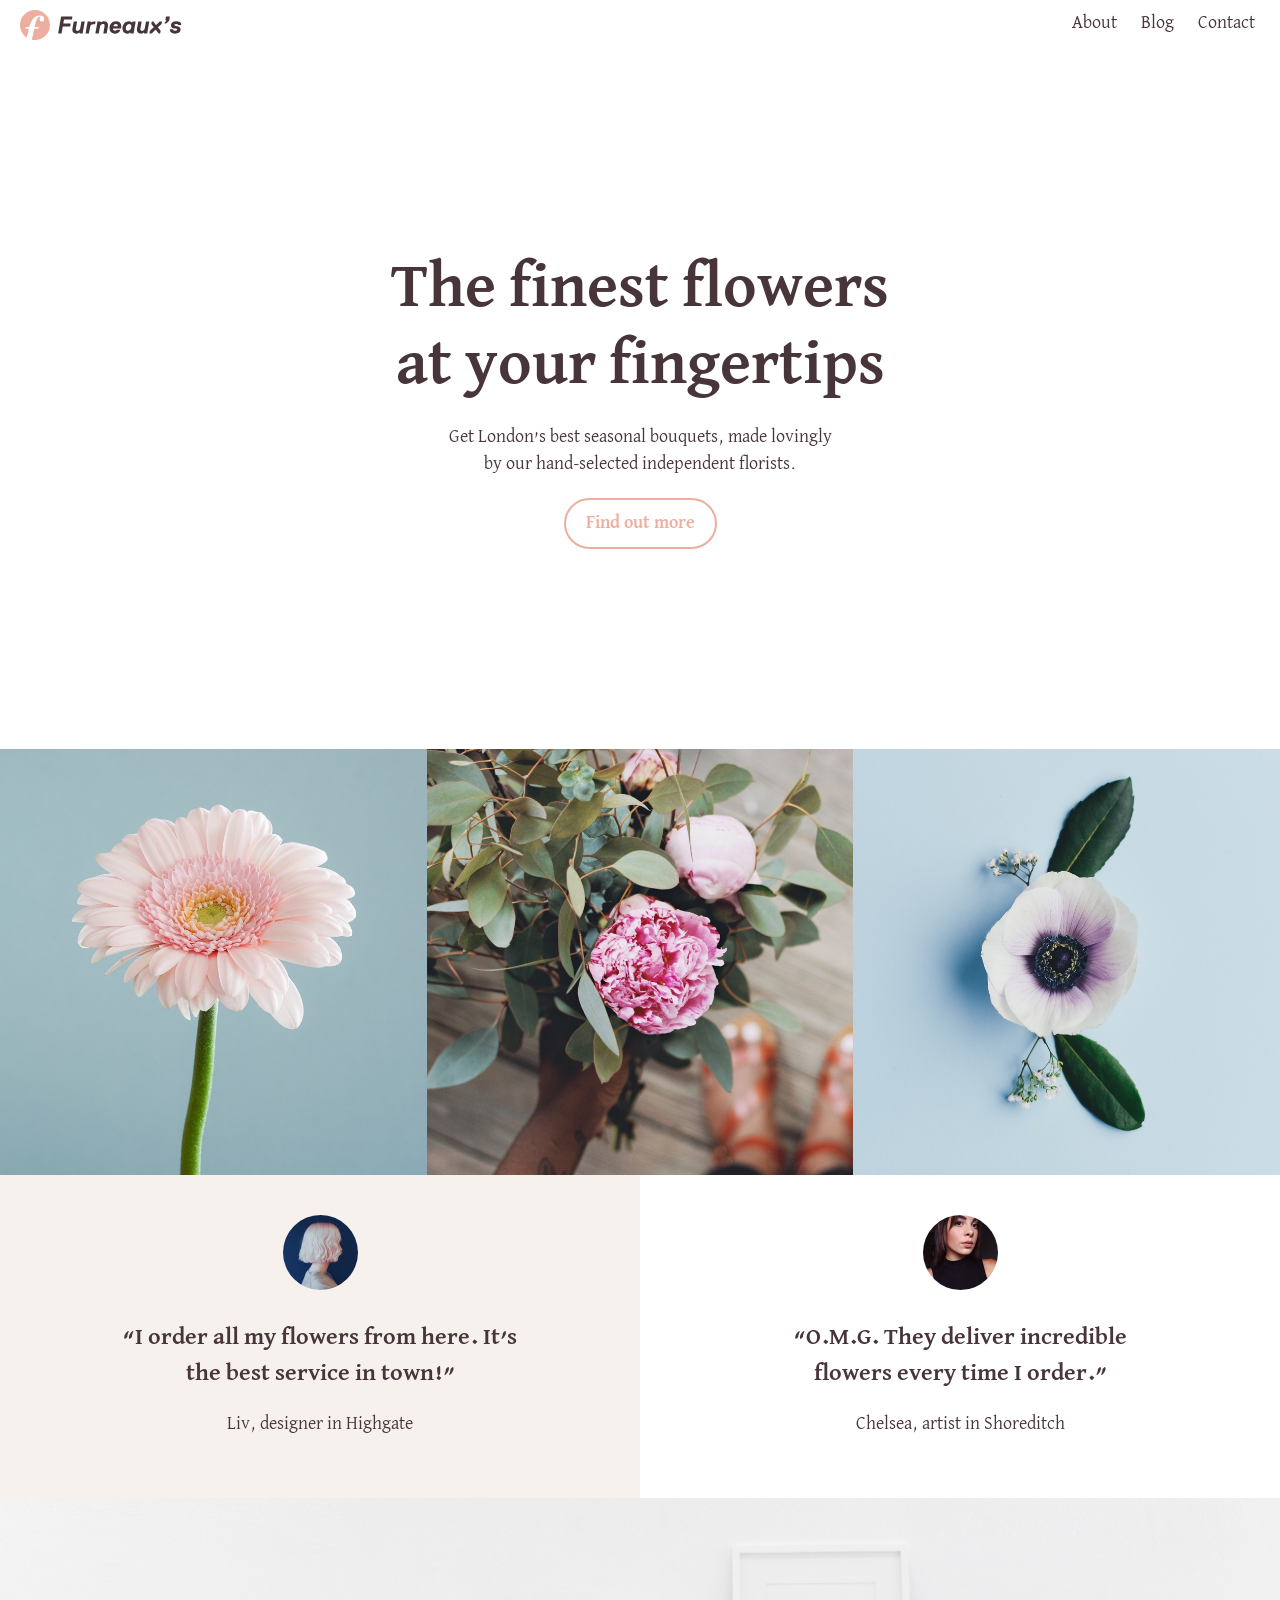
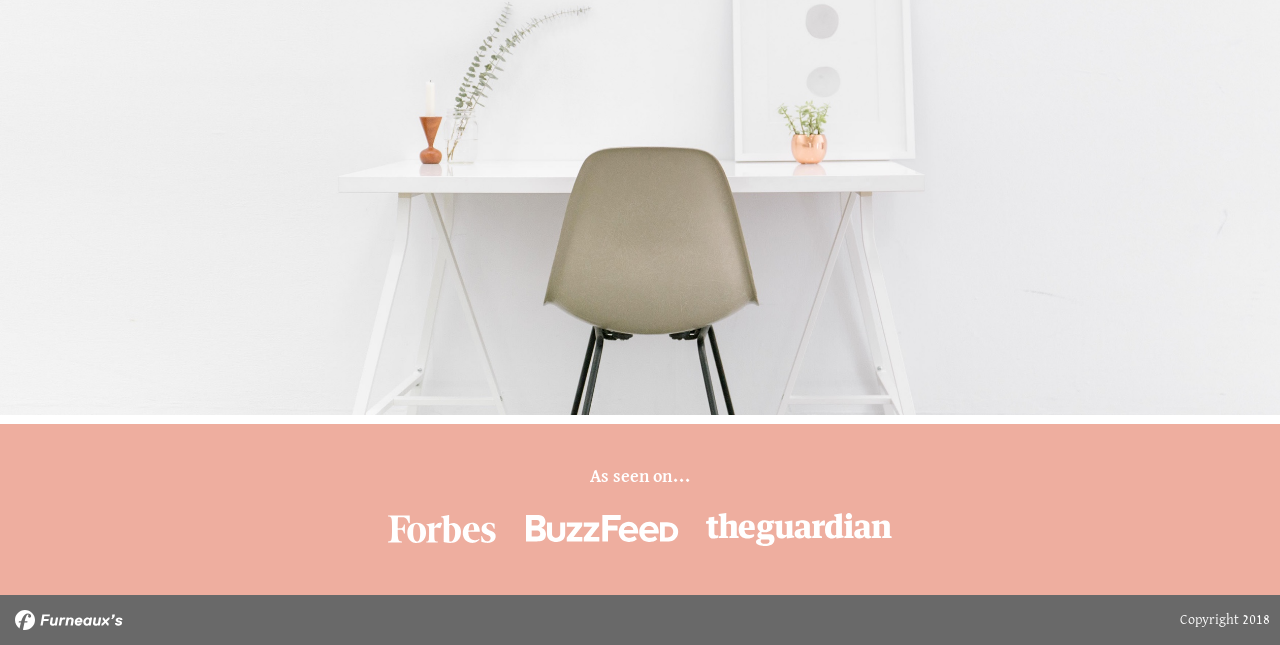
<file: project 3/index.html>
<!DOCTYPE html>
<html>
    <head> 
        <meta name ="viewport" content="width=device-width, initial-scale=1">
        <title>Furneauxs</title>
        <link rel="stylesheet" href="reset.css">
        <link rel="stylesheet" href="style.css">
    </head>
     <body>
        <header> 
            <img src="logo.svg">
            <nav>
                <a href="#">About</a>
                <a href="#">Blog</a>
                <a href="#">Contact</a>
            </nav>
         </header>    
         
         <section class="hero">
            <h1>The finest flowers at your fingertips</h1>
             <p>Get London’s best seasonal bouquets, made lovingly by our hand-selected independent florists.</p>
             <a href="#" class="button">Find out more</a>
         </section>
         
         <section class="flowers">
             <img src="flower_1.jpg">
             <img src="flower_2.jpg">
             <img src="flower_3.jpg">
         </section>
         
         <section class="quotes">
            <div class="quote1">
                <img src="quote_liv.png">
                <h2>“I order all my flowers from here. It’s the best service in town!”</h2>
                <p>Liv, designer in Highgate</p>
             </div>
             <div class="quote2">
                <img src=quote_chelsea.png>
                 <h2>“O.M.G. They deliver incredible flowers every time I order.”</h2>
                 <p>Chelsea, artist in Shoreditch</p>
             </div>
         </section>
         
         <section class="fullbleed">
            <img src="full-bleed.jpg">
         </section>
         
         <section class="brands">
            <h3>As seen on...</h3>
             <img src="forbes.svg">
             <img src="buzzfeed.svg">
             <img src="guardian.svg">
         </section>
         
         <footer>
            <img src="logo-footer.svg">
            <p>Copyright 2018</p>
         </footer>
         
    </body>
    
</html>
</file>
<file: ARCHIVE 2/style.css>
*{
    box-sizing: border-box;
}

body{
    font-family: Cooper Black; 
    font-size: 30px;
    line-height: 2;
    
    background-color: black;
    color: #ffffff;
}

header {
    position: fixed;
    top: 0;
    left:0;
    width: 100%;
    padding: 20px;
    overflow: hidden;
    z-index: 1;
}

header h1{
    float: left;
}

header nav{
    float: right;
}

header nav a{
    color: #ffffff;
    text-decoration: none;
    margin-left: 10px;
    border-bottom: 2px solid transparent;
    transition: border-bottom 0.5s;
}

header nav a:hover{
    border-bottom: 2px solid #ff00ff;
}

header nav a.selected{
    border-bottom: 2px solid #666666;
}

section {
    text-align: center;
}

div{
    width: 300px;
    margin: 20px;
    position: relative;
    display: inline-block;
}

div h2{
    position: absolute;
    top: -20px;
    left: -20px;
    width: 250px;
    font-size: 25px;
    line-height: 1.2;
    text-align: left;
    opacity: 0;
    transition: all 1s;
}

div:hover h2{
    color:red; 
    opacity: 1;
}

div img{
    max-width: 100%;
    opacity: 1;
    transform: opacity 1s;
}

div:hover img {
    opacity: 0.5;
}

div.large{
    width: 420px;
}

div.extralarge{
    width: 600px;
}

div.small{
    width:250px;
}

footer{
    position: fixed;
    bottom: 0;
    left: 0;
    width: 100%;
    padding: 20px;
    overflow: hidden;
}

footer p {
    float:left;
}

footer nav {
    float:right;
}

footer img{
    width: 24px;
}
</file>
<file: ARCHIVE/style.css>
*{
    box-sizing: border-box;
}

body{
    font-family: Cooper Black; 
    font-size: 30px;
    line-height: 2;
    
    background-image: url(FarawayHappyBee-size_restricted.gif);
    color: #ffffff;
}

header {
    position: fixed;
    top: 0;
    left:0;
    width: 100%;
    padding: 20px;
    overflow: hidden;
    z-index: 1;
}

header h1{
    float: left;
}

header nav{
    float: right;
}

header nav a{
    color: #ffffff;
    text-decoration: none;
    margin-left: 10px;
    border-bottom: 2px solid transparent;
    transition: border-bottom 0.5s;
}

header nav a:hover{
    border-bottom: 2px solid #ff00ff;
}

header nav a.selected{
    border-bottom: 2px solid #666666;
}

section {
    text-align: center;
}

div{
    width: 300px;
    margin: 20px;
    position: relative;
    display: inline-block;
}

div h2{
    position: absolute;
    top: -20px;
    left: -20px;
    width: 250px;
    font-size: 36px;
    line-height: 1.2;
    text-align: left;
    opacity: 0;
    transition: all 1s;
}

div:hover h2{
    color:red; 
    opacity: 1;
}

div img{
    max-width: 100%;
    opacity: 1;
    transform: opacity 1s;
}

div:hover img {
    opacity: 0.5;
}

div.large{
    width: 420px;
}

div.extralarge{
    width: 600px;
}

div.small{
    width:250px;
}

footer{
    position: fixed;
    bottom: 0;
    left: 0;
    width: 100%;
    padding: 20px;
    overflow: hidden;
}

footer p {
    float:left;
}

footer nav {
    float:right;
}

footer img{
    width: 24px;
}
</file>
<file: contact/style.css>
*{
    box-sizing: border-box;
}

body{
    font-family: Cooper Black; 
    font-size: 15px;
    line-height: 1.5;
    
    background-color: #000000;
    color: #ffffff;
}

header {
    position: fixed;
    top: 0;
    left:0;
    width: 100%;
    padding: 20px;
    overflow: hidden;
    z-index: 1;
}

header h1{
    padding: 0;
}

header h2{
    padding: 0;
}

header h3{
    padding: 0;
}
header nav{
    float: left;
}

header nav a{
    color: yellow;
    text-decoration: none;
    margin-left: 0px;
    border-bottom: 2px solid transparent;
    transition: border-bottom 0.5s;
}

header nav a:hover{
    border-bottom: 5px solid blue;
}

.contact img{
    padding: 9px;
    width: 45%;
    margin: 400;
    
}

footer{
    font-size: 12px;
    color: blue;
    position: fixed;
    bottom: 0;
    left: 0;
    width: 100%;
    padding: 20px;
    overflow: hidden;
}

footer p {
    float:right;
}

footer nav {
    float:right;
}

footer img{
    width: 18px;
}
</file>
<file: festival/style.css>
@import url('https://fonts.googleapis.com/css?family=Rubik');

body {
    background-color: #FD9EFF;
}
header nav{
    width: 100%;
    background-color: lightskyblue;
    position: fixed;
    text-align: right;
    padding: 10px; 
}

header img{
    width: 100%;
}

nav{
    background-color: #FD9EFF;
    padding: 20px 40px 20px 40px;
    float:right;
}

nav a{
    color: #ffffff;
    text-decoration: none;
    margin: 0px 15px 0px 0px;
}

nav a:hover{
    color: #FD9EFF;
}

body{
    font-family: 'rubik';
    font-size: 18px;
    line-height: 1.5;
    width: 100%; 
}

h1, h2{
    font-size: 34px;
    line-height: 1.2;
    text-align: center;
}

h1{
    font-size: 34px;
    line-height: 1.2;
    text-align: center;
    color: blue;
}
    
section.intro h1{
    padding: 0 0 10px 0;
}

section.intro p{
    padding: 0 0 10px 0;
}

section.intro img{
    width: 70%;
    float: right;
    padding: 0 10px 0 10px;
}

* {
  box-sizing: border-box;
}

.artists {
  width: 900px;
  margin: auto;
}

.artists div {
  padding: 10px;
  width: 33.33%;
  float: left;
  overflow: auto;
}

.artists div img {
  width: 100%;
}

section.features{
   width: 100%; 
   clear: both; 
}

section.features img{
    float: center;
}

footer{
    background-color: #FD9EFF; 
    overflow: hidden;
}

footer img{
    width:125px;
    float: center;
}

section{
    background-color: #FD9EFF;
    width: 100%;
    padding: 40px;
    color:#ffffff;
}

@media (max-width: 700px){
    body {
        font-size: 15px;
        width: auto;
        margin: 0;
    }
}
</file>
<file: p4/style.css>
*{
    box-sizing: border-box;
}

body{
    font-family: Helvetica; 
    font-size: 24px;
    line-height: 1.5;
    
    background-color: #000000;
    color: #ffffff;
}

header {
    position: fixed;
    top: 0;
    left:0;
    width: 100%;
    padding: 20px;
    overflow: hidden;
    z-index: 1;
}

header h1{
    float: left;
}

header nav{
    float: right;
}

header nav a{
    color: #ffffff;
    text-decoration: none;
    margin-left: 10px;
    border-bottom: 2px solid transparent;
    transition: border-bottom 0.5s;
}

header nav a:hover{
    border-bottom: 2px solid #ff00ff;
}

header nav a.selected{
    border-bottom: 2px solid #666666;
}

section {
    text-align: center;
}

div{
    width: 300px;
    margin: 20px;
    position: relative;
    display: inline-block;
}

div h2{
    position: absolute;
    top: -20px;
    left: -20px;
    width: 250px;
    font-size: 36px;
    line-height: 1.2;
    text-align: left;
    opacity: 0;
    transition: all 1s;
}

div:hover h2{
    color:red; 
    opacity: 1;
}

div img{
    max-width: 100%;
    opacity: 1;
    transform: opacity 1s;
}

div:hover img {
    opacity: 0.5;
}

div.large{
    width: 420px;
}

div.extralarge{
    width: 600px;
}

div.small{
    width:250px;
}

footer{
    position: fixed;
    bottom: 0;
    left: 0;
    width: 100%;
    padding: 20px;
    overflow: hidden;
}

footer p {
    float:left;
}

footer nav {
    float:right;
}

footer img{
    width: 24px;
}
</file>
<file: p5/style.css>
*{
    box-sizing: border-box;
}

img {
    max-width: 100%;
}

body{
    font-family: Georgia;
    font-size: 20px;
    line-height: 1.3;
    background-color: #F4F4F4;
}

header{
    background-color: #000000;
    color: #FFFFFF; 
    border-top: 4px solid #feea34;
}

div.wrap{
    max-width: 960px;
    margin: 0 auto 0 auto; 
    overflow: hidden;
}

header h1{
    float: left;
    width: 75px;
}

header nav{
    float:right;
}

section.hero{
    background-image: url(image_1.jpg);
    background-size: cover;
    background-position: center;
    background-color: #bfbfb7; 
    
    padding: 99px 0 100px 0;
}

section.hero h2{
    font-size: 36px;
    font-weight: 700;
    max-width: 480px;
}

section.hero h3{
    font-size: 24px;
    max-width: 400px;
    margin: 30px 0 0 0;
}

section.products{
    padding: 40px 0 80px 0;
}

section.products nav{
    margin: 0 0 20px 0;
}

section. products nav a {
    text-decoration: none;
    color: #000000;
    margin: 0 10px 0 0; 
}

section.products nav a.selected{
    border-bottom: 3px solid #feea34;
}

div.product{
    background-color: #feea34;
    width: 320px;
    float: left;
    position:relative;
}

div.product h4{
    position: absolute;
    top: 20px;
    left: 20px;
    opacity: 0;
    transition: opacity 1s;
}

div.product:hover h4{
    opacity: 1;
}

div.product p{
    position: absolute;
    bottom: 20px;
    left: 20px;
    opacity: 0;
    transition: opacity 1s;
}

div.product:hover p{
    opacity:1;
}

div.product img{
    transition: opacity 1s;
}

div.product:hover img{
    opacity: .25s;
}

@media (max-width:1000px){
    div. wrap{
        width: 640px;
    }
}

@media (max-width: 680px){
    div.wrap{
        width: auto;
        margin: 0 20px 0 20px;
    }
    div.product{
        width: auto;
    }
    section.hero h2{
        font-size: 24px;
    }
    
    section.hero h3{
        font-size: 18px;
    }
}
</file>
<file: p7/_base.css>
html, body, div, span, applet, object, iframe,
h1, h2, h3, h4, h5, h6, p, blockquote, pre,
a, abbr, acronym, address, big, cite, code,
del, dfn, em, img, ins, kbd, q, s, samp,
small, strike, strong, sub, sup, tt, var,
b, u, i, center,
dl, dt, dd, ol, ul, li,
fieldset, form, label, legend,
table, caption, tbody, tfoot, thead, tr, th, td,
article, aside, canvas, details, embed,
figure, figcaption, footer, header, hgroup,
menu, nav, output, ruby, section, summary,
time, mark, audio, video {
  margin: 0;
  padding: 0;
  border: 0;
  font-size: 100%;
  font: inherit;
  vertical-align: baseline;
}

article, aside, details, figcaption, figure,
footer, header, hgroup, menu, nav, section {
  display: block;
}
body {
  line-height: 1;
}
ol, ul {
  list-style: none;
}
blockquote, q {
  quotes: none;
}
blockquote:before, blockquote:after,
q:before, q:after {
  content: '';
  content: none;
}
table {
  border-collapse: collapse;
  border-spacing: 0;
}

img, iframe {
  vertical-align: bottom;
  max-width: 100%;
}

input, textarea, select {
  font: inherit;
}

* {
  -webkit-box-sizing: border-box;
  -moz-box-sizing: border-box;
  box-sizing: border-box;
  -webkit-font-smoothing: antialiased;
  text-rendering: optimizeLegibility;
}
</file>
<file: p7/style.css>
body{
    font-family: Helvetica;
    font-size: 16px;
    margin: 50px auto 100px auto;
    max-width: 800px;
    text-align: center;
}

header{
    margin: 0 0 50px 0;
}

h1{
    font-size: 48px;
    font-weight: bold;
}

h2{
    font-size: 14px;
    margin: 10px 0;
}

article{
    overflow:hidden;
}

a{
    float: left;
    width: 390px;
    margin: 5px;
    border: 5px solid transparent;
    transition: all .5s;
}

a.clicked{
    border: 5px solid #FF0000;
}

div.modal{
    display: none;
}

div.modal-background{
    position: fixed;
    top: 0;
    left: 0;
    width: 100%;
    height: 100%;
    background-color: rgba(0,0,0,0.85);
    z-index: 1;
}

div.modal-close{
    position:fixed;
    top: 0;
    right: 0; 
    padding: 25px;
    z-index: 2;
    color:white;
    cursor: pointer;
    font-size: 16px;
}

div.modal-content{
    position: fixed;
    top: 50%;
    left: 50%;
    width: 780px;
    transform: translateX(-50%) translateY(-50%);
    background: white;
    z-index: 2;
}
</file>
<file: portfolio — project page/style.css>
*{
    box-sizing: border-box;
}

body{
    font-family: Cooper Black; 
    font-size: 15px;
    line-height: 1.5;
    
    background-color: #000000;
    color: #ffffff;
}

header {
    position: fixed;
    top: 0;
    left:0;
    width: 100%;
    padding: 20px;
    overflow: hidden;
    z-index: 1;
}

header h1{
    padding: 0;
}

header h2{
    padding: 0;
}

header h3{
    padding: 0;
}
header nav{
    float: left;
}

header nav a{
    color: yellow;
    text-decoration: none;
    margin-left: 0px;
    border-bottom: 2px solid transparent;
    transition: border-bottom 0.5s;
}

header nav a:hover{
    border-bottom: 5px solid blue;
}

.hellvetica p{
    color: blue;
    font-size: 20px;
    background-color: yellow;
    padding: 10px
}

.hellvetica h1{
    font-family: helvetica;
    font-size: 13px;
    padding: 10px;
}

.hellvetica {
  max-width: 800px;
  margin: auto;
}

.hellvetica div {
  padding: 9px;
  width: 32%;
  overflow: auto;
  display: inline-block;
}

.hellvetica div img {
  width: 100%;
}

section img{
    position: relative;
    z-index: -1;
    transition: all 1s;
}

section:hover img{
    opacity: 0.90;
    transform: scale(0.7) rotate(360deg);
}

footer{
    font-size: 12px;
    color: blue;
    position: fixed;
    bottom: 0;
    left: 0;
    width: 100%;
    padding: 20px;
    overflow: hidden;
}

footer p {
    float:right;
}

footer nav {
    float:right;
}

footer img{
    width: 24px;
}
</file>
<file: project 3/style.css>
@import url('https://fonts.googleapis.com/css?family=David+Libre:400,700');

*{
    box-sizing: border-box;
    -webkit-box-sizing: border-box;
    -moz-box-sizing:border-box;
}

body{
    font-family: 'David Libre';
    font-size: 18px;
    line-height: 1.5;
    color: #48353a;
    text-align: center;
}

header{
    padding: 10px 20px 10px 20px;
    position: fixed;
    width: 100%;
    top: 0;
    left:0; 
    background-color: rgba(255,255,255,.75)
}

header img{
    float:left;
}

header nav {
    float:right;
}

header nav a{
    padding: 5px;
    margin: 0 0 0 10px;
    color: #48353a;
    text-decoration: none;
}

header nav a:hover{
    border-bottom: 2px solid #48358a;
}

section.hero {
    padding: 250px 0px 200px 0px;
}

section.hero h1{
    font-size: 64px;
    font-weight: 700;
    line-height: 1.2;
    
    max-width: 500px;
    margin: 0 auto 20px auto;
}

section.hero p{
    max-width: 400px;
    margin: 0 auto;
}

a.button{
    display: inline-block;
    margin: 20px 0 0 0; 
    border: 2px solid #eeae9f; 
    border-radius: 40px; 
    padding: 10px 20px; 
    color: #eeae9f;
    text-decoration: none;
    font-weight: 700;
}

a.button:hover {
    background-color: #eeae9F;
    color: #ffffff;
}

section.flowers {
    overflow: hidden;
}

section.flowers img{
    float:left;
    width: 33.33%; 
}

section.quotes {
    overflow:hidden;
}

section.quotes div {
    float:left;
    width: 50%;
    padding: 40px 120px 60px;
}

section.quotes div.quote1{
    background-color: #f7f1ee;
}

section.quotes img{
    width: 75px;
    border-radius: 50px; 
}

section.quotes h2{
    font-weight: 700;
    font-size: 24px;
    padding: 20px 0;
}

section.fullbleed img{
    width:100%;
}

section.brands {
    background-color: #eeae9f;
    color: #ffffff;
    padding: 40px 0px;
}

section.brands h3{
    font-weight: 700;
    margin-bottom: 20px;
}

section.brands img{
    margin: 0 10px 0 10px;
}

footer{
    background-color: dimgrey; 
    overflow: hidden;
}

footer p{
    float:right;
    color: #ffffff;
    font-size: 14px;
    padding: 15px 10px 10px 10px 
}

footer img{
    padding: 15px 15px 15px 15px; 
    float: left;
}
</file>
